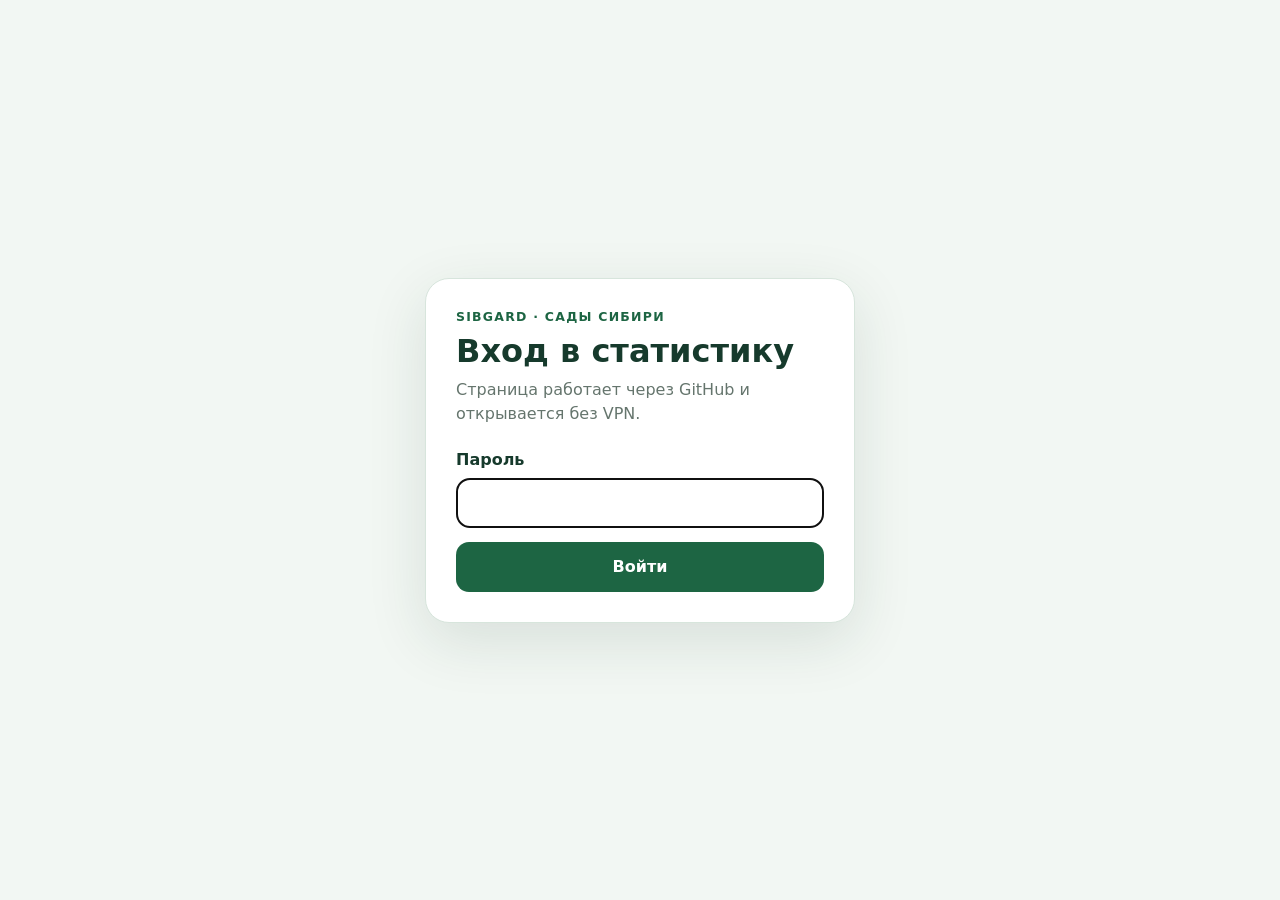
<file: analytics/index.html>
<!doctype html>
<html lang="ru">
<head>
  <meta charset="UTF-8">
  <meta name="viewport" content="width=device-width, initial-scale=1.0">
  <meta name="robots" content="noindex,nofollow">
  <meta name="referrer" content="no-referrer">
  <title>Статистика SIBGARD</title>
  <link rel="stylesheet" href="./analytics.css?v=20260802-1">
</head>
<body>
  <main id="analytics-root"></main>
  <script src="./analytics.js?v=20260802-1"></script>
</body>
</html>
</file>
<file: analytics/analytics.css>
:root{--ink:#163a2c;--green:#1d6543;--mint:#e9f5ed;--line:#d7e5dc;--muted:#65756d;--paper:#fbfdfb}*{box-sizing:border-box}body{margin:0;color:var(--ink);background:#f2f7f3;font-family:Inter,system-ui,sans-serif}.login{min-height:100vh;display:grid;place-items:center;padding:18px}.login-card{width:min(430px,100%);padding:30px;background:#fff;border:1px solid var(--line);border-radius:24px;box-shadow:0 18px 60px rgba(23,58,45,.12)}.brand{margin:0 0 8px;color:var(--green);font-size:.78rem;font-weight:900;letter-spacing:.1em}.login h1{margin:0 0 8px;font-size:2rem}.login-card>p:not(.brand){margin:0 0 24px;color:var(--muted);line-height:1.5}.login label{display:block;margin-bottom:9px;font-weight:750}.login input{width:100%;min-height:50px;padding:12px 14px;border:1px solid #b9cec0;border-radius:13px;font:inherit}.login button{width:100%;min-height:50px;margin-top:14px;border:0;border-radius:13px;background:var(--green);color:#fff;font:inherit;font-weight:850}.error{margin:12px 0 0!important;padding:11px;color:#8b2f2f!important;background:#fff0ef;border-radius:11px}.wrap{width:min(1180px,calc(100% - 28px));margin:24px auto 60px}.top{padding:24px;display:flex;justify-content:space-between;gap:20px;align-items:center;background:white;border:1px solid var(--line);border-radius:22px}.eyebrow{margin:0 0 6px;color:var(--green);font-size:.75rem;font-weight:800;text-transform:uppercase;letter-spacing:.08em}.top h1{margin:0 0 7px;font-size:clamp(1.75rem,4vw,2.7rem)}.top p{margin:0;color:var(--muted)}.actions{display:flex;gap:8px;flex-wrap:wrap}.actions a,.actions button{padding:10px 14px;border:0;color:var(--green);background:var(--mint);border-radius:999px;font:800 .78rem Inter,system-ui,sans-serif;text-decoration:none;cursor:pointer}.metrics{margin:18px 0;display:grid;grid-template-columns:repeat(4,minmax(0,1fr));gap:12px}.metric{padding:19px;background:white;border:1px solid var(--line);border-radius:18px}.metric span,.metric small{display:block;color:var(--muted)}.metric strong{display:block;margin:7px 0 5px;font-size:2rem}.metric small{font-size:.7rem;line-height:1.4}.grid{display:grid;grid-template-columns:repeat(2,minmax(0,1fr));gap:14px}.panel{padding:22px;background:white;border:1px solid var(--line);border-radius:20px}.panel h2{margin:0 0 5px;font-size:1.05rem}.panel>p{margin:0 0 18px;color:var(--muted);font-size:.78rem}.bar-list{display:grid;gap:13px}.bar-row>div{margin-bottom:5px;display:flex;justify-content:space-between;gap:12px;font-size:.78rem}.bar-row i{height:8px;display:block;background:linear-gradient(90deg,#a7dfbb,#2f8c5c);border-radius:999px}.empty{padding:20px;text-align:center;background:var(--paper);border-radius:12px;color:var(--muted)}.privacy{margin-top:14px;padding:15px 18px;color:var(--muted);background:white;border:1px solid var(--line);border-radius:15px;font-size:.72rem;line-height:1.5}@media(max-width:800px){.metrics{grid-template-columns:repeat(2,minmax(0,1fr))}.grid{grid-template-columns:1fr}.top{align-items:flex-start;flex-direction:column}}@media(max-width:430px){.metrics{grid-template-columns:1fr 1fr}.metric{padding:14px}.metric strong{font-size:1.55rem}.panel{padding:17px}.wrap{width:calc(100% - 18px);margin-top:10px}}
</file>
